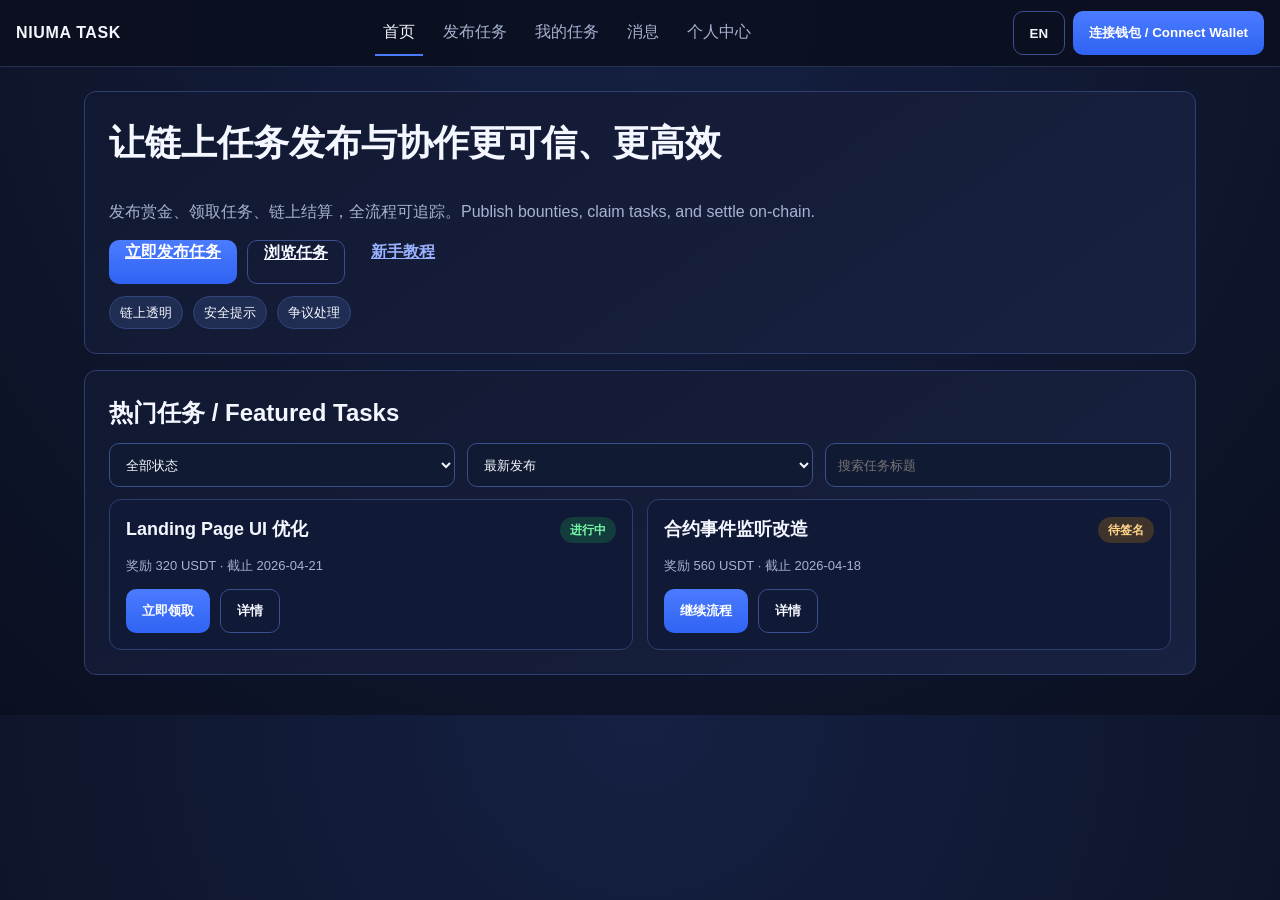
<file: prototype/index.html>
<!doctype html>
<html lang="zh-CN">
<head>
  <meta charset="UTF-8" />
  <meta name="viewport" content="width=device-width, initial-scale=1.0" />
  <title>NIUMA Task - 首页</title>
  <link rel="stylesheet" href="./styles.css" />
</head>
<body>
<a class="skip-link" href="#main">跳到主内容 / Skip</a>
<header class="topbar">
  <div class="topbar-left"><div class="brand">NIUMA TASK</div></div>
  <nav aria-label="主导航"><ul class="nav-list">
    <li><a class="active" href="./index.html">首页</a></li>
    <li><a href="./publish.html">发布任务</a></li>
    <li><a href="./tasks.html">我的任务</a></li>
    <li><a href="./messages.html">消息</a></li>
    <li><a href="./profile.html">个人中心</a></li>
  </ul></nav>
  <div class="topbar-right">
    <button id="langToggle" class="btn btn-secondary">EN</button>
    <button id="walletBtn" class="btn btn-primary">连接钱包 / Connect Wallet</button>
  </div>
</header>
<main id="main">
  <section class="panel hero">
    <h1>让链上任务发布与协作更可信、更高效</h1>
    <p>发布赏金、领取任务、链上结算，全流程可追踪。Publish bounties, claim tasks, and settle on-chain.</p>
    <div class="hero-cta">
      <a class="btn btn-primary" href="./publish.html">立即发布任务</a>
      <a class="btn btn-secondary" href="./tasks.html">浏览任务</a>
      <a class="btn btn-text" href="./messages.html">新手教程</a>
    </div>
    <div class="trust-row"><span>链上透明</span><span>安全提示</span><span>争议处理</span></div>
  </section>

  <section class="panel">
    <h2 class="page-title">热门任务 / Featured Tasks</h2>
    <div class="grid-3">
      <select><option>全部状态</option><option>进行中</option><option>待签名</option></select>
      <select><option>最新发布</option><option>奖励最高</option></select>
      <input class="input" placeholder="搜索任务标题" />
    </div>
    <div class="task-grid" style="margin-top:12px;">
      <article class="task-card">
        <header><h3>Landing Page UI 优化</h3><span class="badge badge-running">进行中</span></header>
        <p class="meta">奖励 320 USDT · 截止 2026-04-21</p>
        <div class="card-actions"><button class="btn btn-primary">立即领取</button><button class="btn btn-secondary">详情</button></div>
      </article>
      <article class="task-card">
        <header><h3>合约事件监听改造</h3><span class="badge badge-warning">待签名</span></header>
        <p class="meta">奖励 560 USDT · 截止 2026-04-18</p>
        <div class="card-actions"><button class="btn btn-primary">继续流程</button><button class="btn btn-secondary">详情</button></div>
      </article>
    </div>
  </section>
</main>

<dialog id="walletDialog" aria-labelledby="walletTitle">
  <h3 id="walletTitle">钱包连接状态</h3>
  <ol id="walletStateList" class="state-list">
    <li data-state="idle" class="active">未连接：请选择钱包</li>
    <li data-state="connecting">连接中：请在钱包中确认连接</li>
    <li data-state="signing">待签名：请确认签名请求</li>
    <li data-state="broadcast">上链中：交易已发送，等待确认</li>
    <li data-state="success">成功：交易已确认</li>
    <li data-state="error">失败：网络异常，请重试</li>
  </ol>
  <div class="dialog-actions">
    <button id="confirmConnect" class="btn btn-primary">一键演示完整流程</button>
    <button id="nextState" class="btn btn-secondary">下一状态</button>
    <button id="closeDialog" class="btn btn-secondary">关闭</button>
  </div>
</dialog>
<div id="toast" class="toast" role="status" aria-live="polite"></div>
<script src="./app.js"></script>
</body>
</html>
</file>
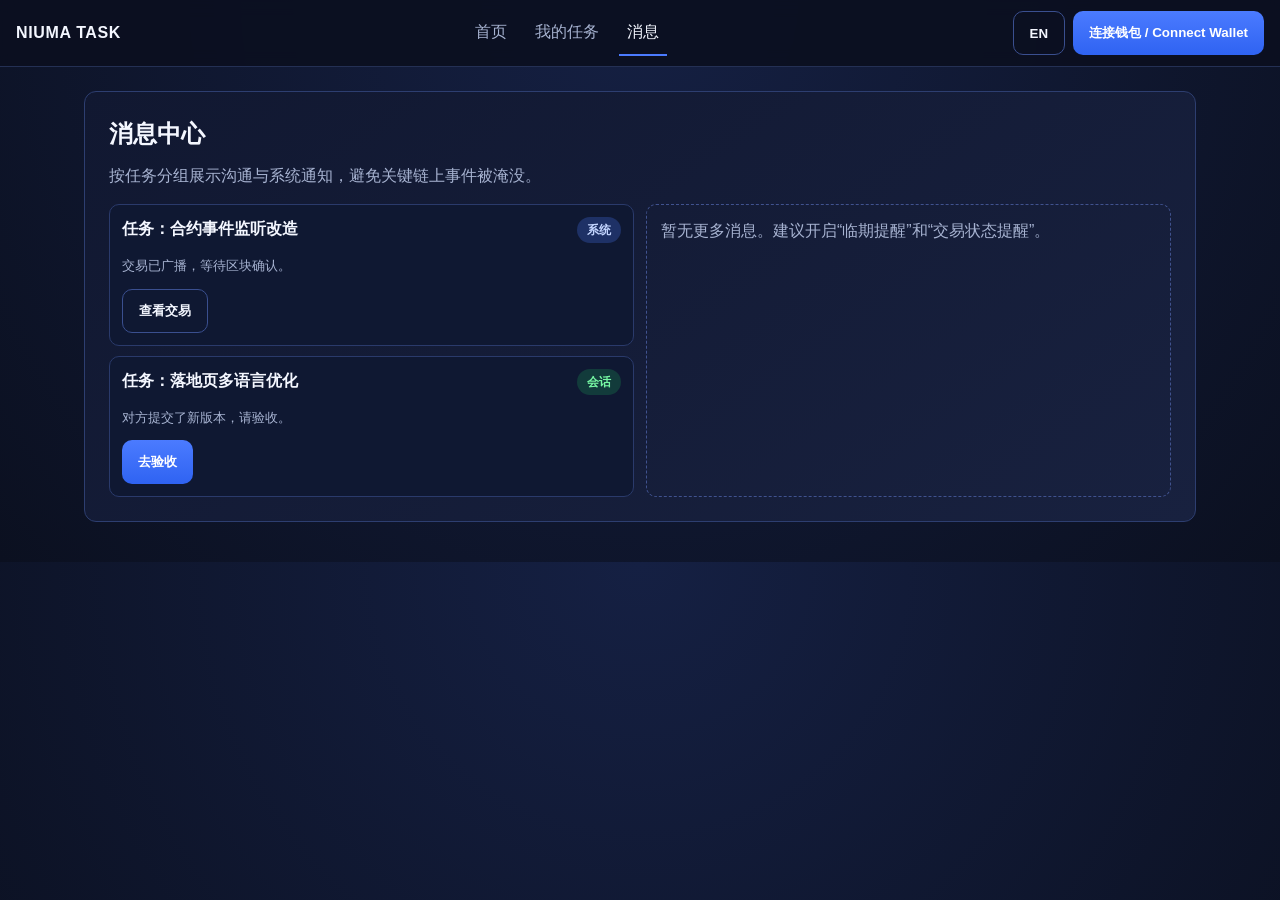
<file: prototype/messages.html>
<!doctype html>
<html lang="zh-CN"><head><meta charset="UTF-8"/><meta name="viewport" content="width=device-width, initial-scale=1.0"/><title>消息中心</title><link rel="stylesheet" href="./styles.css"/></head>
<body>
<header class="topbar"><div class="brand">NIUMA TASK</div><nav><ul class="nav-list"><li><a href="./index.html">首页</a></li><li><a href="./tasks.html">我的任务</a></li><li><a class="active" href="./messages.html">消息</a></li></ul></nav><div class="topbar-right"><button id="langToggle" class="btn btn-secondary">EN</button><button id="walletBtn" class="btn btn-primary">连接钱包 / Connect Wallet</button></div></header>
<main>
<section class="panel"><h1 class="page-title">消息中心</h1><p class="subtitle">按任务分组展示沟通与系统通知，避免关键链上事件被淹没。</p>
<div class="grid-2">
  <div class="list">
    <article class="list-item"><header><strong>任务：合约事件监听改造</strong><span class="badge badge-info">系统</span></header><p class="meta">交易已广播，等待区块确认。</p><div class="card-actions"><button class="btn btn-secondary">查看交易</button></div></article>
    <article class="list-item"><header><strong>任务：落地页多语言优化</strong><span class="badge badge-running">会话</span></header><p class="meta">对方提交了新版本，请验收。</p><div class="card-actions"><button class="btn btn-primary">去验收</button></div></article>
  </div>
  <div class="empty">暂无更多消息。建议开启“临期提醒”和“交易状态提醒”。</div>
</div></section>
</main>
<dialog id="walletDialog"><h3>钱包连接状态</h3><ol id="walletStateList" class="state-list"><li data-state="idle" class="active">未连接</li><li data-state="connecting">连接中</li><li data-state="signing">待签名</li><li data-state="broadcast">上链中</li><li data-state="success">成功</li><li data-state="error">失败</li></ol><div class="dialog-actions"><button id="confirmConnect" class="btn btn-primary">演示流程</button><button id="nextState" class="btn btn-secondary">下一状态</button><button id="closeDialog" class="btn btn-secondary">关闭</button></div></dialog>
<div id="toast" class="toast"></div>
<script src="./app.js"></script>
</body></html>
</file>
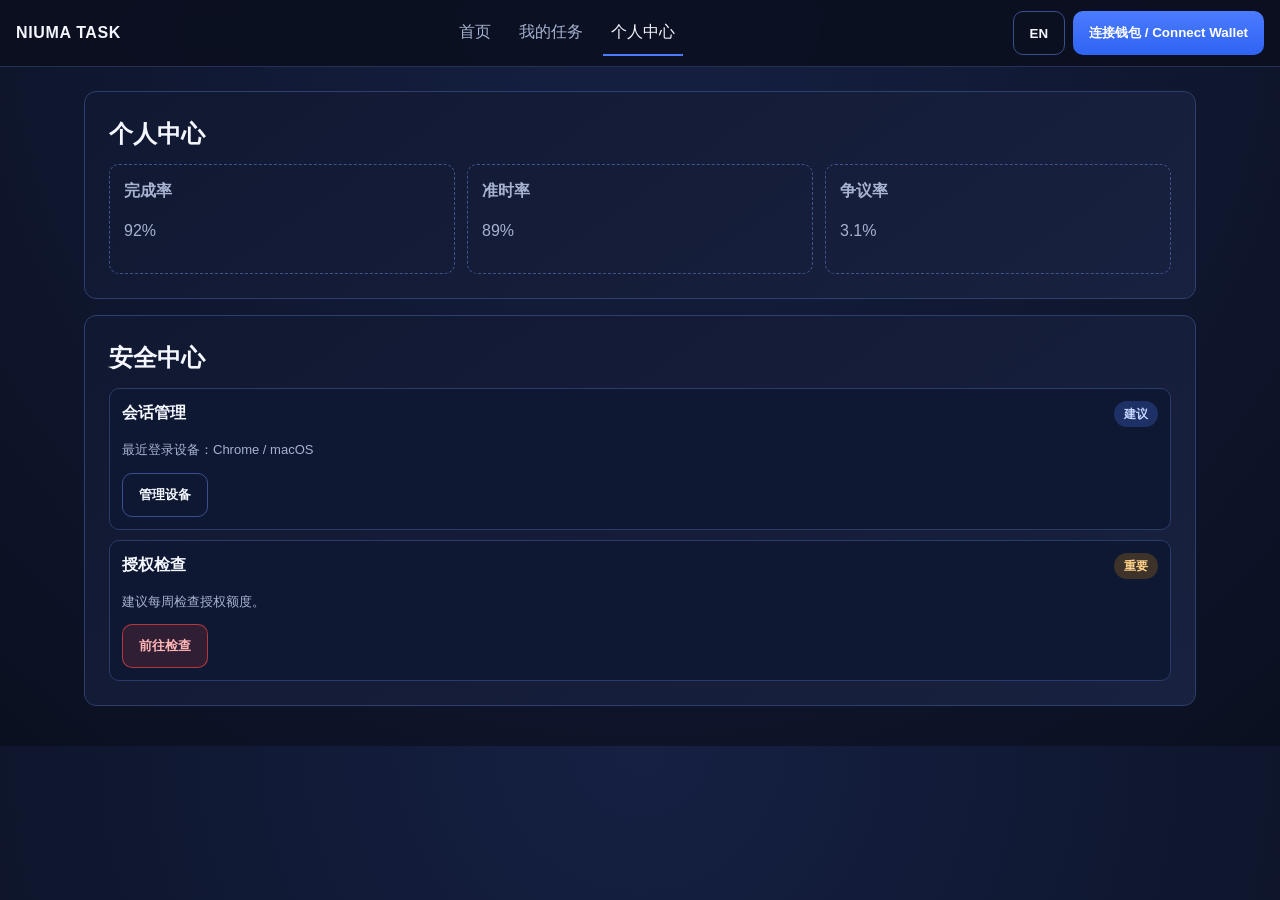
<file: prototype/profile.html>
<!doctype html>
<html lang="zh-CN"><head><meta charset="UTF-8"/><meta name="viewport" content="width=device-width, initial-scale=1.0"/><title>个人中心</title><link rel="stylesheet" href="./styles.css"/></head>
<body>
<header class="topbar"><div class="brand">NIUMA TASK</div><nav><ul class="nav-list"><li><a href="./index.html">首页</a></li><li><a href="./tasks.html">我的任务</a></li><li><a class="active" href="./profile.html">个人中心</a></li></ul></nav><div class="topbar-right"><button id="langToggle" class="btn btn-secondary">EN</button><button id="walletBtn" class="btn btn-primary">连接钱包 / Connect Wallet</button></div></header>
<main>
<section class="panel"><h1 class="page-title">个人中心</h1><div class="grid-3"><div class="status-box"><strong>完成率</strong><p>92%</p></div><div class="status-box"><strong>准时率</strong><p>89%</p></div><div class="status-box"><strong>争议率</strong><p>3.1%</p></div></div></section>
<section class="panel"><h2 class="page-title">安全中心</h2><div class="list"><div class="list-item"><header><strong>会话管理</strong><span class="badge badge-info">建议</span></header><p class="meta">最近登录设备：Chrome / macOS</p><button class="btn btn-secondary">管理设备</button></div><div class="list-item"><header><strong>授权检查</strong><span class="badge badge-warning">重要</span></header><p class="meta">建议每周检查授权额度。</p><button class="btn btn-danger">前往检查</button></div></div></section>
</main>
<dialog id="walletDialog"><h3>钱包连接状态</h3><ol id="walletStateList" class="state-list"><li data-state="idle" class="active">未连接</li><li data-state="connecting">连接中</li><li data-state="signing">待签名</li><li data-state="broadcast">上链中</li><li data-state="success">成功</li><li data-state="error">失败</li></ol><div class="dialog-actions"><button id="confirmConnect" class="btn btn-primary">演示流程</button><button id="nextState" class="btn btn-secondary">下一状态</button><button id="closeDialog" class="btn btn-secondary">关闭</button></div></dialog>
<div id="toast" class="toast"></div>
<script src="./app.js"></script>
</body></html>
</file>
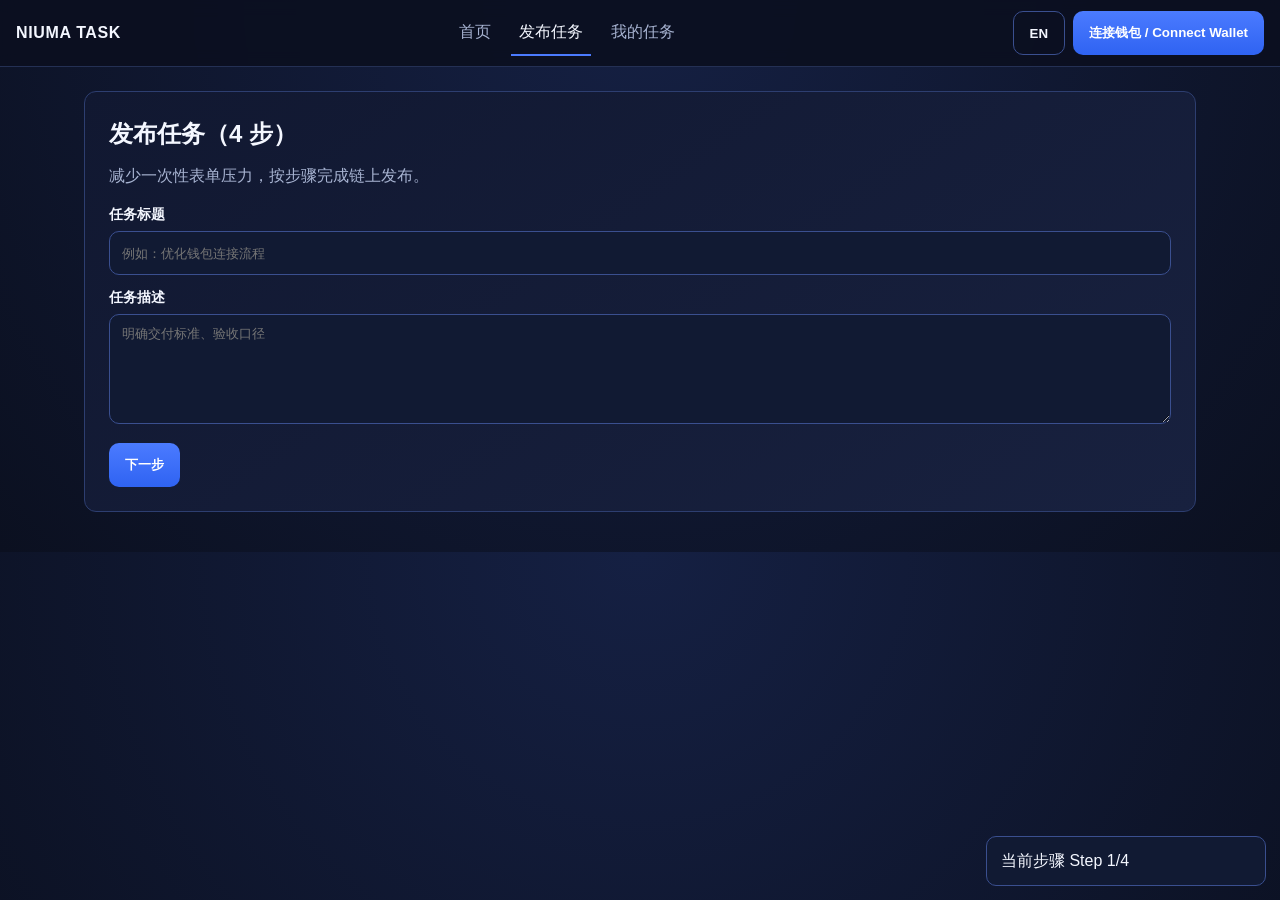
<file: prototype/publish.html>
<!doctype html>
<html lang="zh-CN">
<head><meta charset="UTF-8" /><meta name="viewport" content="width=device-width, initial-scale=1.0" /><title>发布任务</title><link rel="stylesheet" href="./styles.css" /></head>
<body>
<header class="topbar"><div class="brand">NIUMA TASK</div><nav><ul class="nav-list"><li><a href="./index.html">首页</a></li><li><a class="active" href="./publish.html">发布任务</a></li><li><a href="./tasks.html">我的任务</a></li></ul></nav><div class="topbar-right"><button id="langToggle" class="btn btn-secondary">EN</button><button id="walletBtn" class="btn btn-primary">连接钱包 / Connect Wallet</button></div></header>
<main>
  <section class="panel">
    <h1 class="page-title">发布任务（4 步）</h1>
    <p class="subtitle">减少一次性表单压力，按步骤完成链上发布。</p>
    <form id="publishForm">
      <div data-step="1">
        <div class="field"><label>任务标题</label><input class="input" required placeholder="例如：优化钱包连接流程" /></div>
        <div class="field"><label>任务描述</label><textarea required placeholder="明确交付标准、验收口径"></textarea></div>
        <button type="button" data-next class="btn btn-primary">下一步</button>
      </div>
      <div data-step="2" style="display:none">
        <div class="grid-2">
          <div class="field"><label>奖励金额 (USDT)</label><input class="input" type="number" min="1" required /></div>
          <div class="field"><label>截止日期</label><input class="input" type="date" required /></div>
        </div>
        <p class="help">系统将展示预估 Gas，提交前二次确认。</p>
        <button type="button" data-prev class="btn btn-secondary">上一步</button>
        <button type="button" data-next class="btn btn-primary">下一步</button>
      </div>
      <div data-step="3" style="display:none">
        <div class="field"><label>验收标准</label><textarea required placeholder="列出可量化验收条件"></textarea></div>
        <div class="status-box">预览卡片：标题、奖励、截止、验收标准将实时显示。</div>
        <button type="button" data-prev class="btn btn-secondary">上一步</button>
        <button type="button" data-next class="btn btn-primary">下一步</button>
      </div>
      <div data-step="4" style="display:none">
        <div class="status-box">确认后将发起链上交易。状态：待签名 → 广播中 → 已确认。</div>
        <button type="button" data-prev class="btn btn-secondary">上一步</button>
        <button type="submit" class="btn btn-primary">提交并上链</button>
      </div>
    </form>
  </section>
</main>
<dialog id="walletDialog"><h3>钱包连接状态</h3><ol id="walletStateList" class="state-list"><li data-state="idle" class="active">未连接</li><li data-state="connecting">连接中</li><li data-state="signing">待签名</li><li data-state="broadcast">上链中</li><li data-state="success">成功</li><li data-state="error">失败</li></ol><div class="dialog-actions"><button id="confirmConnect" class="btn btn-primary">演示流程</button><button id="nextState" class="btn btn-secondary">下一状态</button><button id="closeDialog" class="btn btn-secondary">关闭</button></div></dialog>
<div id="toast" class="toast"></div>
<script src="./app.js"></script>
</body>
</html>
</file>
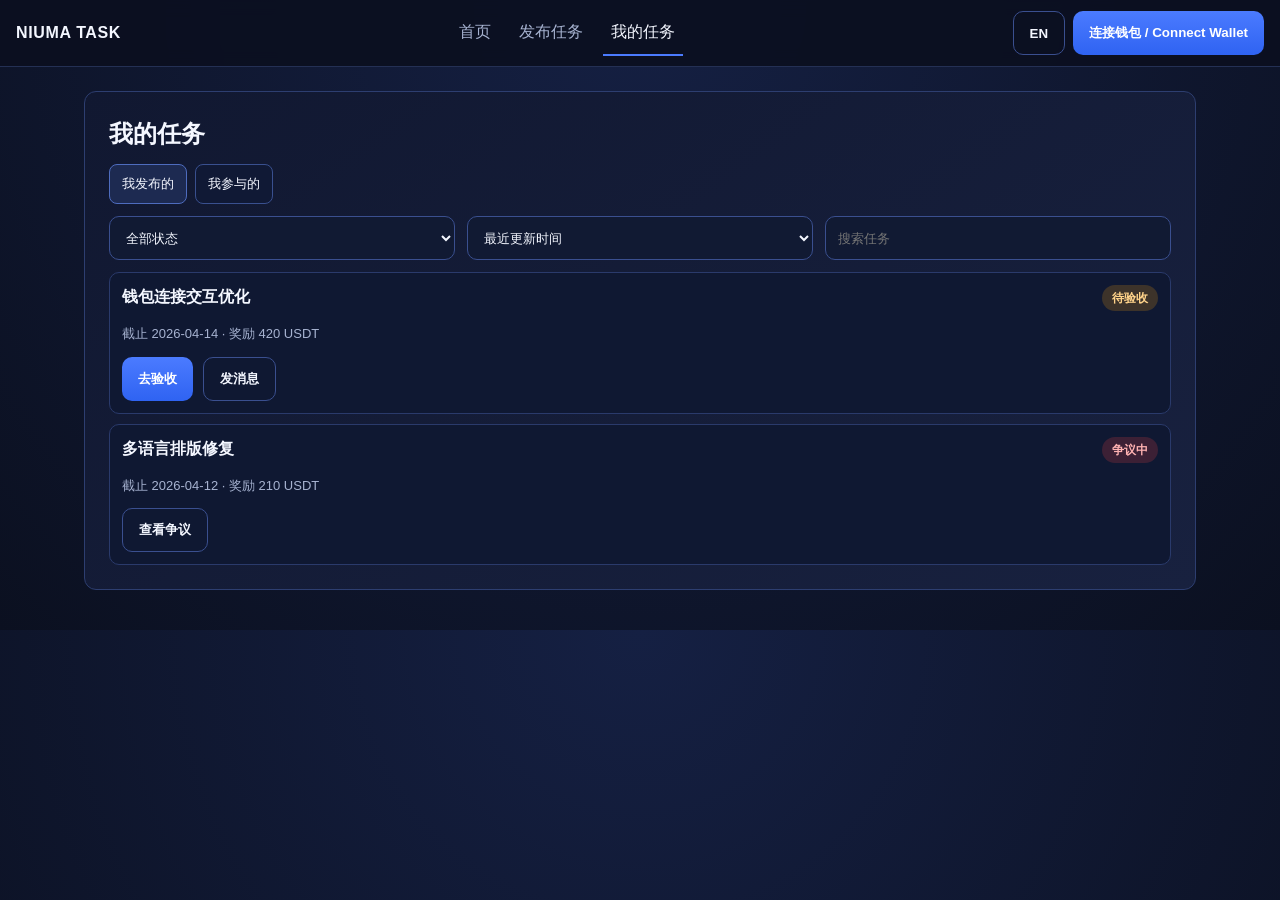
<file: prototype/tasks.html>
<!doctype html>
<html lang="zh-CN"><head><meta charset="UTF-8"/><meta name="viewport" content="width=device-width, initial-scale=1.0"/><title>我的任务</title><link rel="stylesheet" href="./styles.css"/></head>
<body>
<header class="topbar"><div class="brand">NIUMA TASK</div><nav><ul class="nav-list"><li><a href="./index.html">首页</a></li><li><a href="./publish.html">发布任务</a></li><li><a class="active" href="./tasks.html">我的任务</a></li></ul></nav><div class="topbar-right"><button id="langToggle" class="btn btn-secondary">EN</button><button id="walletBtn" class="btn btn-primary">连接钱包 / Connect Wallet</button></div></header>
<main>
<section class="panel">
  <h1 class="page-title">我的任务</h1>
  <div class="tabs"><button class="tab active">我发布的</button><button class="tab">我参与的</button></div>
  <div class="grid-3"><select><option>全部状态</option><option>待验收</option><option>争议中</option></select><select><option>最近更新时间</option><option>奖励金额</option></select><input class="input" placeholder="搜索任务"/></div>
  <div class="list" style="margin-top:12px;">
    <article class="list-item"><header><strong>钱包连接交互优化</strong><span class="badge badge-warning">待验收</span></header><p class="meta">截止 2026-04-14 · 奖励 420 USDT</p><div class="card-actions"><button class="btn btn-primary">去验收</button><button class="btn btn-secondary">发消息</button></div></article>
    <article class="list-item"><header><strong>多语言排版修复</strong><span class="badge badge-danger">争议中</span></header><p class="meta">截止 2026-04-12 · 奖励 210 USDT</p><div class="card-actions"><button class="btn btn-secondary">查看争议</button></div></article>
  </div>
</section>
</main>
<dialog id="walletDialog"><h3>钱包连接状态</h3><ol id="walletStateList" class="state-list"><li data-state="idle" class="active">未连接</li><li data-state="connecting">连接中</li><li data-state="signing">待签名</li><li data-state="broadcast">上链中</li><li data-state="success">成功</li><li data-state="error">失败</li></ol><div class="dialog-actions"><button id="confirmConnect" class="btn btn-primary">演示流程</button><button id="nextState" class="btn btn-secondary">下一状态</button><button id="closeDialog" class="btn btn-secondary">关闭</button></div></dialog>
<div id="toast" class="toast"></div>
<script src="./app.js"></script>
</body></html>
</file>
<file: prototype/styles.css>
:root {
  --bg: #0b1020;
  --panel: #111831;
  --panel-2: #18213f;
  --text: #f4f7ff;
  --muted: #a7b3d1;
  --primary: #4b7bff;
  --primary-strong: #2f63f2;
  --success: #22c55e;
  --warning: #f59e0b;
  --danger: #ef4444;
  --border: #2d3e70;
  --radius: 12px;
  --space-2: 8px;
  --space-3: 12px;
  --space-4: 16px;
  --space-6: 24px;
}
* { box-sizing: border-box; }
body {
  margin: 0;
  font-family: Inter, "PingFang SC", "Microsoft YaHei", sans-serif;
  background: radial-gradient(circle at top, #152043, var(--bg));
  color: var(--text);
  line-height: 1.5;
}
.skip-link { position: absolute; left: -999px; }
.skip-link:focus { left: 8px; top: 8px; background: #fff; color: #000; padding: 8px; z-index: 999; }

.topbar {
  position: sticky; top: 0; z-index: 10; background: rgba(11,16,32,.92); backdrop-filter: blur(8px);
  border-bottom: 1px solid #243054; display: flex; align-items: center; justify-content: space-between;
  padding: 10px 16px; gap: 12px;
}
.topbar-left, .topbar-right { display: flex; align-items: center; gap: 8px; }
.brand { font-weight: 800; letter-spacing: .04em; }
.nav-list { display: flex; gap: 12px; list-style: none; margin: 0; padding: 0; }
.nav-list a { color: var(--muted); text-decoration: none; padding: 10px 8px; min-height: 44px; display: inline-flex; align-items: center; }
.nav-list a.active, .nav-list a:hover { color: var(--text); border-bottom: 2px solid var(--primary); }

main { padding: 24px; max-width: 1160px; margin: 0 auto; }
.page-title { margin: 0 0 12px; }
.subtitle { color: var(--muted); margin: 0 0 16px; }

.panel {
  background: linear-gradient(145deg, var(--panel), var(--panel-2)); border: 1px solid var(--border);
  border-radius: var(--radius); padding: var(--space-6); margin-bottom: 16px;
}
.hero h1 { margin-top: 0; font-size: clamp(24px, 4vw, 36px); }
.hero p { color: var(--muted); }
.hero-cta, .toolbar, .row, .dialog-actions, .card-actions { display: flex; gap: 10px; flex-wrap: wrap; }
.trust-row { display: flex; gap: 10px; flex-wrap: wrap; margin-top: 12px; }
.trust-row span { background: #202d52; border: 1px solid #33457e; border-radius: 999px; padding: 6px 10px; font-size: 13px; }

.btn { border: 0; border-radius: 10px; min-height: 44px; padding: 0 16px; cursor: pointer; font-weight: 600; }
.btn-primary { background: linear-gradient(180deg, var(--primary), var(--primary-strong)); color: #fff; }
.btn-secondary { border: 1px solid #3a4f8f; background: transparent; color: var(--text); }
.btn-danger { background: rgba(239,68,68,.15); border: 1px solid rgba(239,68,68,.7); color: #ffb6b6; }
.btn-text { background: transparent; color: #9ab1ff; text-decoration: underline; }
.btn:disabled { opacity: .5; cursor: not-allowed; }

.input, select, textarea {
  width: 100%; min-height: 44px; border-radius: 10px; border: 1px solid #3a4f8f;
  background: #111a33; color: var(--text); padding: 10px 12px;
}
textarea { min-height: 110px; resize: vertical; }
label { font-weight: 600; font-size: 14px; display: block; margin-bottom: 6px; }
.field { margin-bottom: 12px; }
.help { color: var(--muted); font-size: 13px; margin-top: 4px; }
.error { color: #ff8b8b; font-size: 13px; margin-top: 4px; }

.grid-2 { display: grid; grid-template-columns: repeat(2, minmax(0,1fr)); gap: 12px; }
.grid-3 { display: grid; grid-template-columns: repeat(3, minmax(0,1fr)); gap: 12px; }

.task-grid { display: grid; grid-template-columns: repeat(2, minmax(0, 1fr)); gap: 14px; }
.task-card { border: 1px solid var(--border); border-radius: var(--radius); padding: 16px; background: #101935; }
.task-card header { display: flex; justify-content: space-between; gap: 8px; align-items: center; }
.task-card h3 { margin: 0; font-size: 18px; }
.badge { border-radius: 999px; padding: 4px 10px; font-size: 12px; font-weight: 700; }
.badge-running { background: rgba(34,197,94,.2); color: #76f7a3; }
.badge-warning { background: rgba(245,158,11,.2); color: #ffd38a; }
.badge-danger { background: rgba(239,68,68,.2); color: #ffb2b2; }
.badge-info { background: rgba(75,123,255,.25); color: #c3d5ff; }

.empty, .status-box { border: 1px dashed #40528f; border-radius: 10px; padding: 14px; color: var(--muted); }

.tabs { display: flex; gap: 8px; margin-bottom: 12px; }
.tab { min-height: 40px; border-radius: 8px; border: 1px solid #39508f; background: #101935; color: var(--text); padding: 0 12px; }
.tab.active { background: #1d2a51; border-color: #4e6cbe; }

.list { display: grid; gap: 10px; }
.list-item { background: #0f1832; border: 1px solid #2a3a6b; border-radius: 10px; padding: 12px; }
.list-item header { display:flex; justify-content:space-between; gap:8px; }
.meta { color: var(--muted); font-size: 13px; }

dialog { max-width: 560px; width: calc(100vw - 32px); border: 1px solid #3a4f8f; border-radius: 12px; background: #0e1733; color: var(--text); }
.state-list { padding-left: 18px; }
.state-list li { color: var(--muted); margin: 6px 0; }
.state-list li.active { color: #fff; font-weight: 700; }
.toast {
  position: fixed; right: 14px; bottom: 14px; background: #111a33; border:1px solid #3a4f8f;
  color: var(--text); padding: 12px 14px; border-radius: 10px; min-width: 280px; display: none;
}
.toast.show { display: block; }

@media (max-width: 900px) {
  .nav-list { overflow-x: auto; width: 100%; }
  .grid-2, .grid-3, .task-grid { grid-template-columns: 1fr; }
  main { padding: 16px; }
}
</file>
